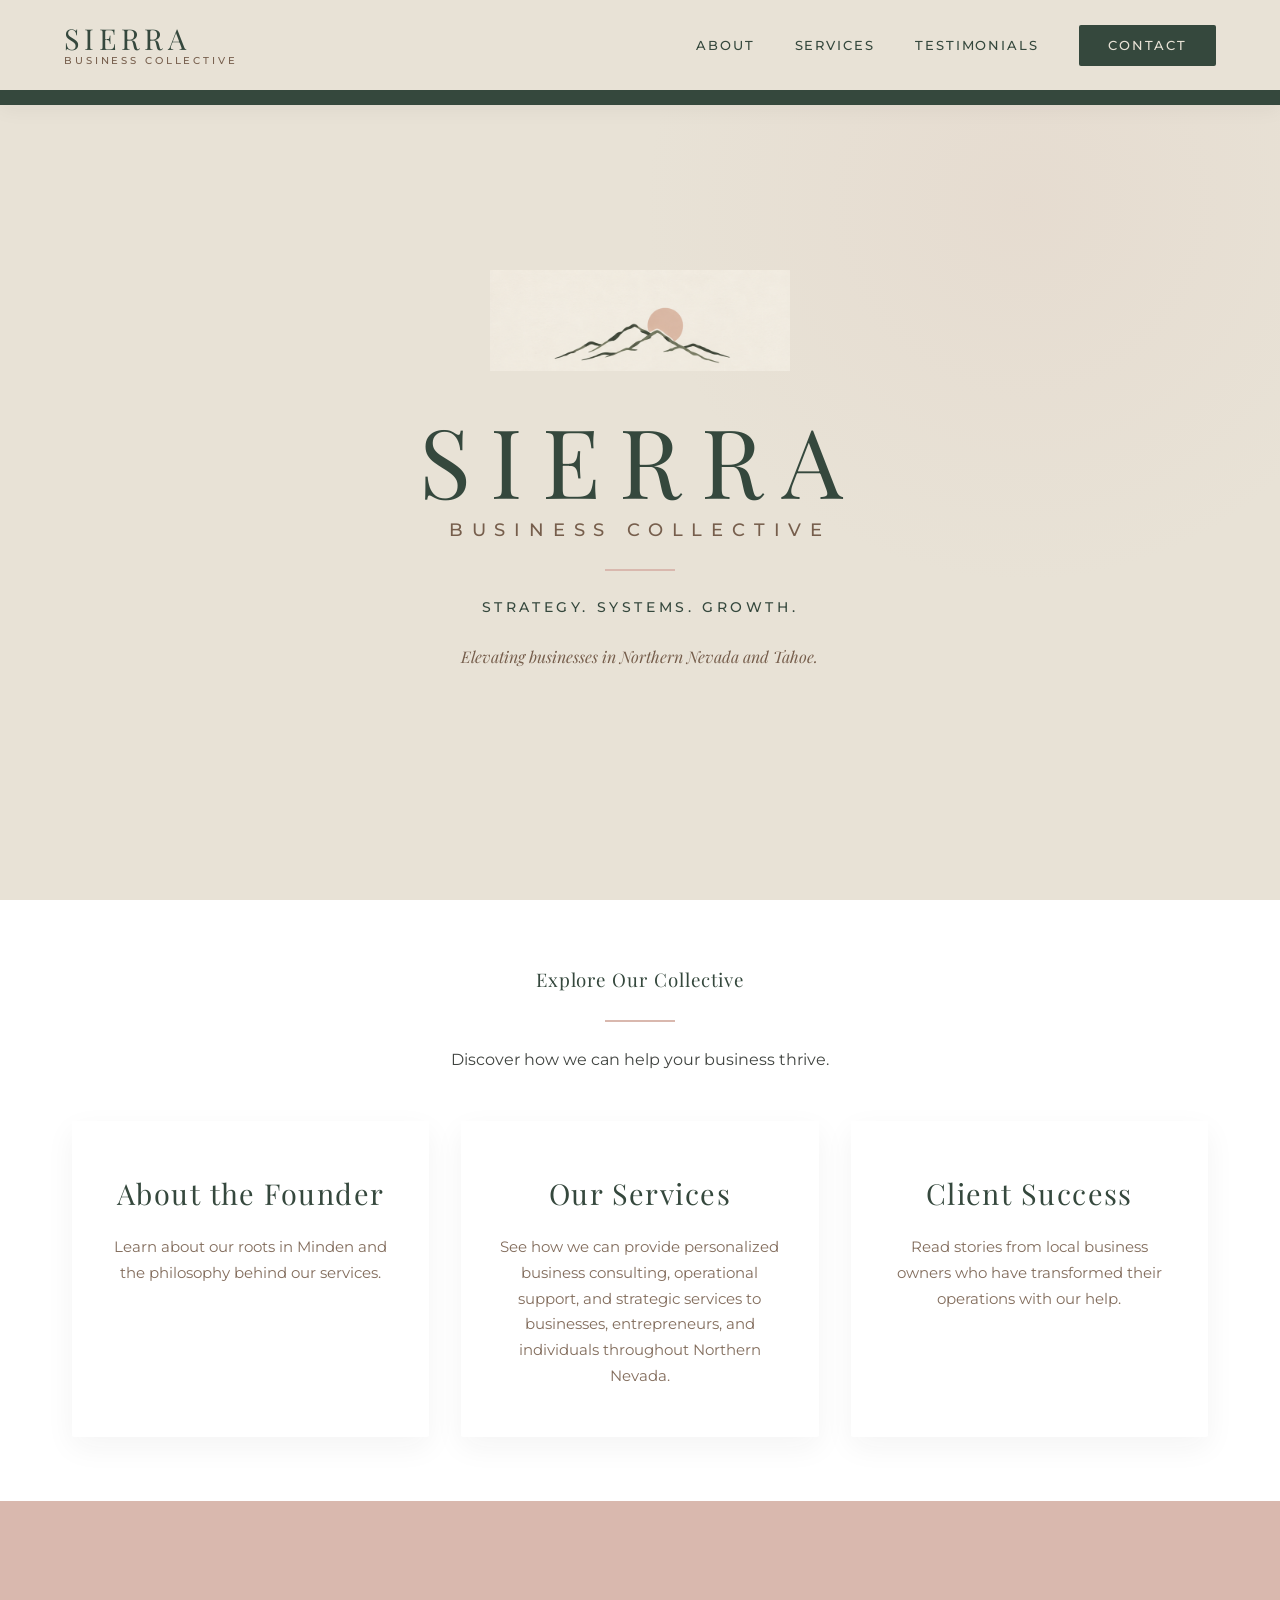
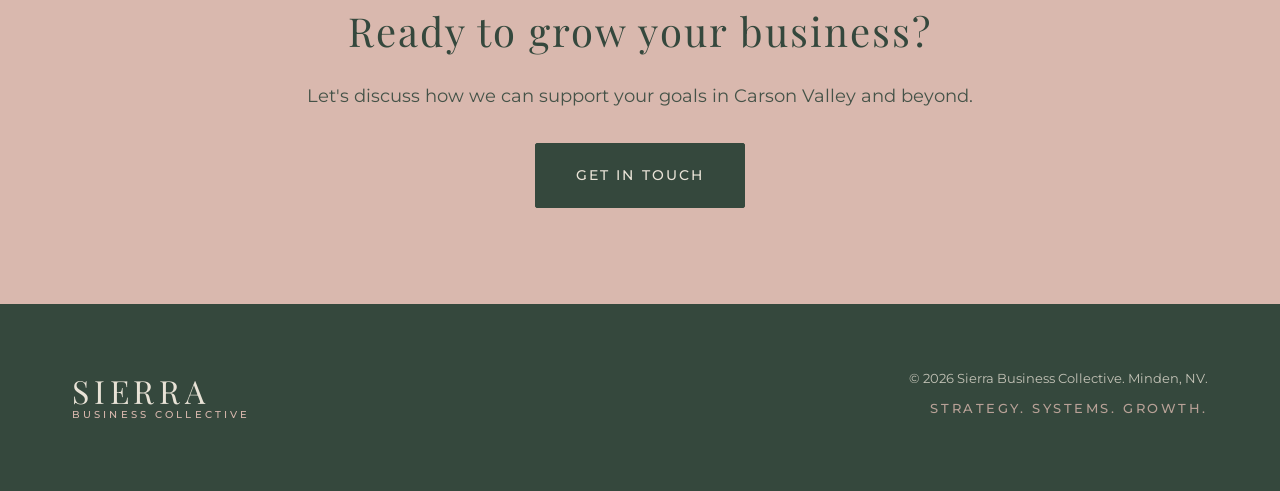
<file: index.html>
<!DOCTYPE html>
<html lang="en">
<head>
    <meta charset="UTF-8">
    <meta name="viewport" content="width=device-width, initial-scale=1.0">
    <title>Sierra Business Collective | Minden, NV</title>
    <link rel="stylesheet" href="style.css">
    <link rel="preconnect" href="https://fonts.googleapis.com">
    <link rel="preconnect" href="https://fonts.gstatic.com" crossorigin>
    <link href="https://fonts.googleapis.com/css2?family=Montserrat:wght@300;400;500&family=Playfair+Display:ital,wght@0,400;0,600;1,400&display=swap" rel="stylesheet">
    <script src="script.js" defer></script>
</head>
<body>

    <nav class="navbar">
        <a href="index.html" class="brand-logo">
            <span class="logo-main">SIERRA</span>
            <span class="logo-sub">BUSINESS COLLECTIVE</span>
        </a>
        <button class="menu-toggle" type="button" aria-label="Open navigation menu" aria-expanded="false" aria-controls="site-navigation">
            <span></span><span></span><span></span>
        </button>
        <ul class="nav-links" id="site-navigation">
            <li><a href="about.html">About</a></li>
            <li><a href="services.html">Services</a></li>
            <li><a href="testimonials.html">Testimonials</a></li>
            <li><a href="contact.html" class="btn-nav">Contact</a></li>
        </ul>
    </nav>

    <header class="hero">
        <div class="hero-bg-accent"></div>
        <div class="hero-content">
            <img class="brand-svg" src="images/logo.png" alt="Sierra Business Collective logo">
            
            <h1 class="hero-title">SIERRA</h1>
            <h2 class="hero-subtitle">BUSINESS COLLECTIVE</h2>
            <div class="brand-divider center"></div>
            <p class="hero-tagline">STRATEGY. SYSTEMS. GROWTH.</p>
            <p class="hero-location">Elevating businesses in Northern Nevada and Tahoe.</p>
        </div>
    </header>

    <main>
        <!-- Hub Section -->
        <section class="section bg-white">
            <div class="container">
                <div class="section-header text-center">
                    <h3>Explore Our Collective</h3>
                    <div class="brand-divider center"></div>
                    <p>Discover how we can help your business thrive.</p>
                </div>
                
                <div class="hub-grid">
                    <a href="about.html" class="hub-card">
                        <h4>About the Founder</h4>
                        <p>Learn about our roots in Minden and the philosophy behind our services.</p>
                    </a>
                    <a href="services.html" class="hub-card">
                        <h4>Our Services</h4>
                        <p>See how we can provide personalized business consulting, operational support, and strategic services to businesses, entrepreneurs, and individuals throughout Northern Nevada.</p>
                    </a>
                    <a href="testimonials.html" class="hub-card">
                        <h4>Client Success</h4>
                        <p>Read stories from local business owners who have transformed their operations with our help.</p>
                    </a>
                </div>
            </div>
        </section>

        <!-- CTA Section -->
        <section class="cta-section">
            <div class="cta-content">
                <h3>Ready to grow your business?</h3>
                <p>Let's discuss how we can support your goals in Carson Valley and beyond.</p>
                <a href="contact.html" class="btn-primary">Get In Touch</a>
            </div>
        </section>
    </main>

    <footer>
        <div class="container footer-content">
            <div class="footer-brand">
                <span class="logo-main">SIERRA</span>
                <span class="logo-sub">BUSINESS COLLECTIVE</span>
            </div>
            <div class="footer-links">
                <p>&copy; 2026 Sierra Business Collective. Minden, NV.</p>
                <p class="footer-tagline">STRATEGY. SYSTEMS. GROWTH.</p>
            </div>
        </div>
    </footer>

</body>
</html>
</file>
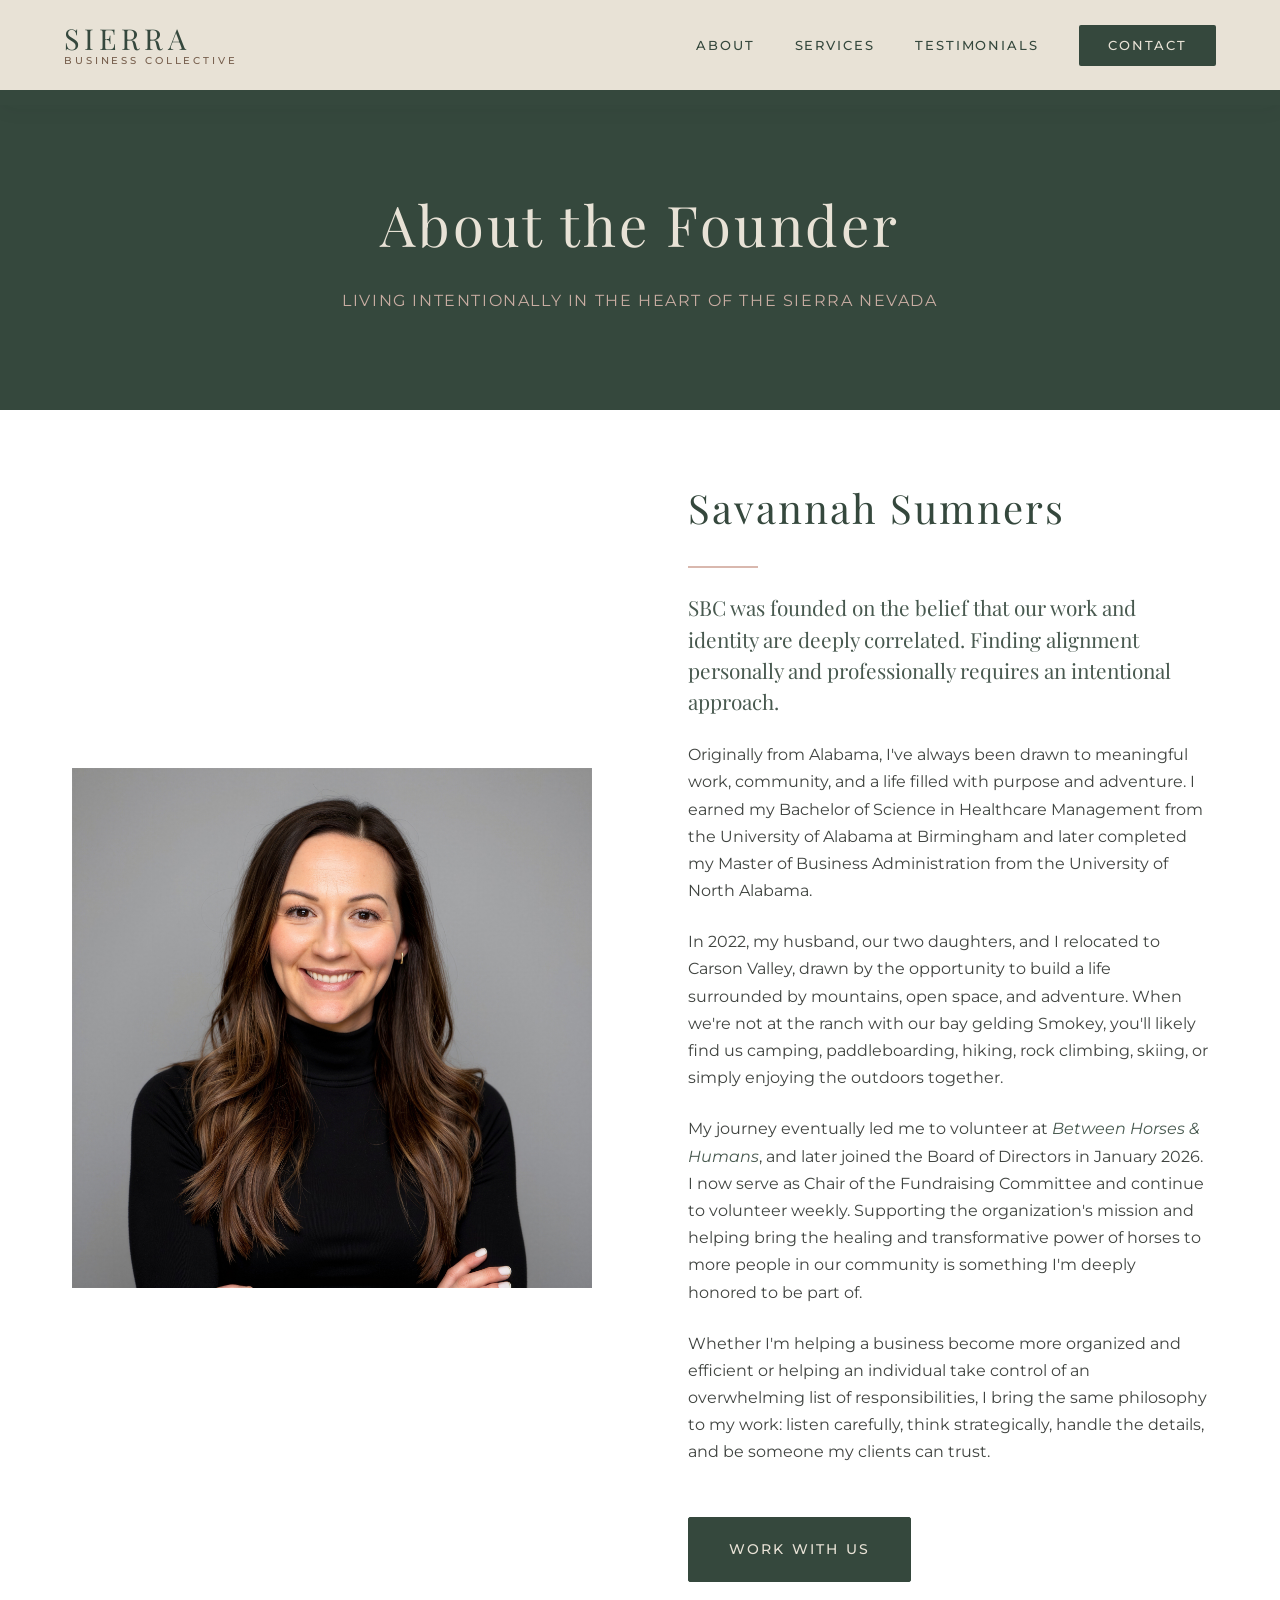
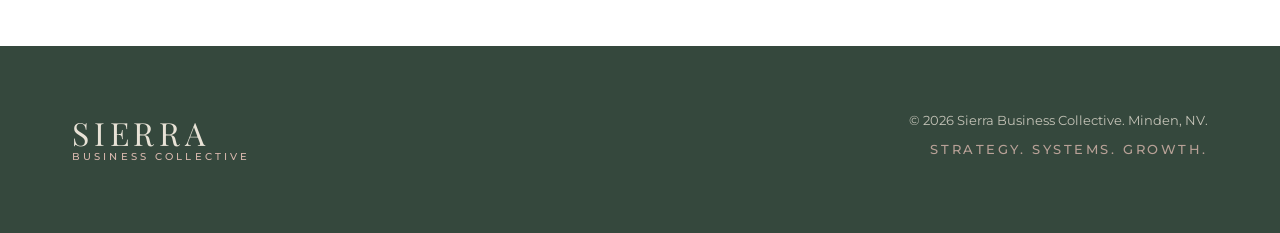
<file: about.html>
<!DOCTYPE html>
<html lang="en">
<head>
    <meta charset="UTF-8">
    <meta name="viewport" content="width=device-width, initial-scale=1.0">
    <title>About the Founder | Sierra Business Collective</title>
    <link rel="stylesheet" href="style.css">
    <link rel="preconnect" href="https://fonts.googleapis.com">
    <link rel="preconnect" href="https://fonts.gstatic.com" crossorigin>
    <link href="https://fonts.googleapis.com/css2?family=Montserrat:wght@300;400;500&family=Playfair+Display:ital,wght@0,400;0,600;1,400&display=swap" rel="stylesheet">
    <script src="script.js" defer></script>
</head>
<body>

    <nav class="navbar">
        <a href="index.html" class="brand-logo">
            <span class="logo-main">SIERRA</span>
            <span class="logo-sub">BUSINESS COLLECTIVE</span>
        </a>
        <button class="menu-toggle" type="button" aria-label="Open navigation menu" aria-expanded="false" aria-controls="site-navigation">
            <span></span><span></span><span></span>
        </button>
        <ul class="nav-links" id="site-navigation">
            <li><a href="about.html">About</a></li>
            <li><a href="services.html">Services</a></li>
            <li><a href="testimonials.html">Testimonials</a></li>
            <li><a href="contact.html" class="btn-nav">Contact</a></li>
        </ul>
    </nav>

    <header class="page-header">
        <h2>About the Founder</h2>
        <p>Living Intentionally in the Heart of the Sierra Nevada</p>
    </header>

    <main>
        <section class="section bg-white">
            <div class="container split-layout">
                <div class="image-wrapper">
                    <div class="image-accent"></div>
                    <! headshot later, but for now, use a placeholder image. >
                    <img class="founder-image" src="./images/Headshot.01.jpeg" alt="Founder Name">
                </div>
                <div class="text-content">
                    <h3>Savannah Sumners</h3>
                    <div class="brand-divider left"></div>
                    <p class="lead">SBC was founded on the belief that our work and identity are deeply correlated. Finding alignment personally and professionally requires an intentional approach.</p>
                    <p>Originally from Alabama, I've always been drawn to meaningful work, community, and a life filled with purpose and adventure. I earned my Bachelor of Science in Healthcare Management from the University of Alabama at Birmingham and later completed my Master of Business Administration from the University of North Alabama.</p>
                    <p>In 2022, my husband, our two daughters, and I relocated to Carson Valley, drawn by the opportunity to build a life surrounded by mountains, open space, and adventure. When we're not at the ranch with our bay gelding Smokey, you'll likely find us camping, paddleboarding, hiking, rock climbing, skiing, or simply enjoying the outdoors together.</p>
                    <p>My journey eventually led me to volunteer at <a href="https://betweenhorsesandhumans.org/" style="font-style: italic; color:#35483D;" target="_blank" rel="noopener">Between Horses & Humans</a>, and later joined the Board of Directors in January 2026. I now serve as Chair of the Fundraising Committee and continue to volunteer weekly. Supporting the organization's mission and helping bring the healing and transformative power of horses to more people in our community is something I'm deeply honored to be part of.</p>
                    <p>Whether I'm helping a business become more organized and efficient or helping an individual take control of an overwhelming list of responsibilities, I bring the same philosophy to my work: listen carefully, think strategically, handle the details, and be someone my clients can trust.</p>
                    <br>
                    <a href="contact.html" class="btn-primary">Work With Us</a>
                </div>
            </div>
        </section>
    </main>

    <footer>
        <div class="container footer-content">
            <div class="footer-brand">
                <span class="logo-main">SIERRA</span>
                <span class="logo-sub">BUSINESS COLLECTIVE</span>
            </div>
            <div class="footer-links">
                <p>&copy; 2026 Sierra Business Collective. Minden, NV.</p>
                <p class="footer-tagline">STRATEGY. SYSTEMS. GROWTH.</p>
            </div>
        </div>
    </footer>

</body>
</html>
</file>
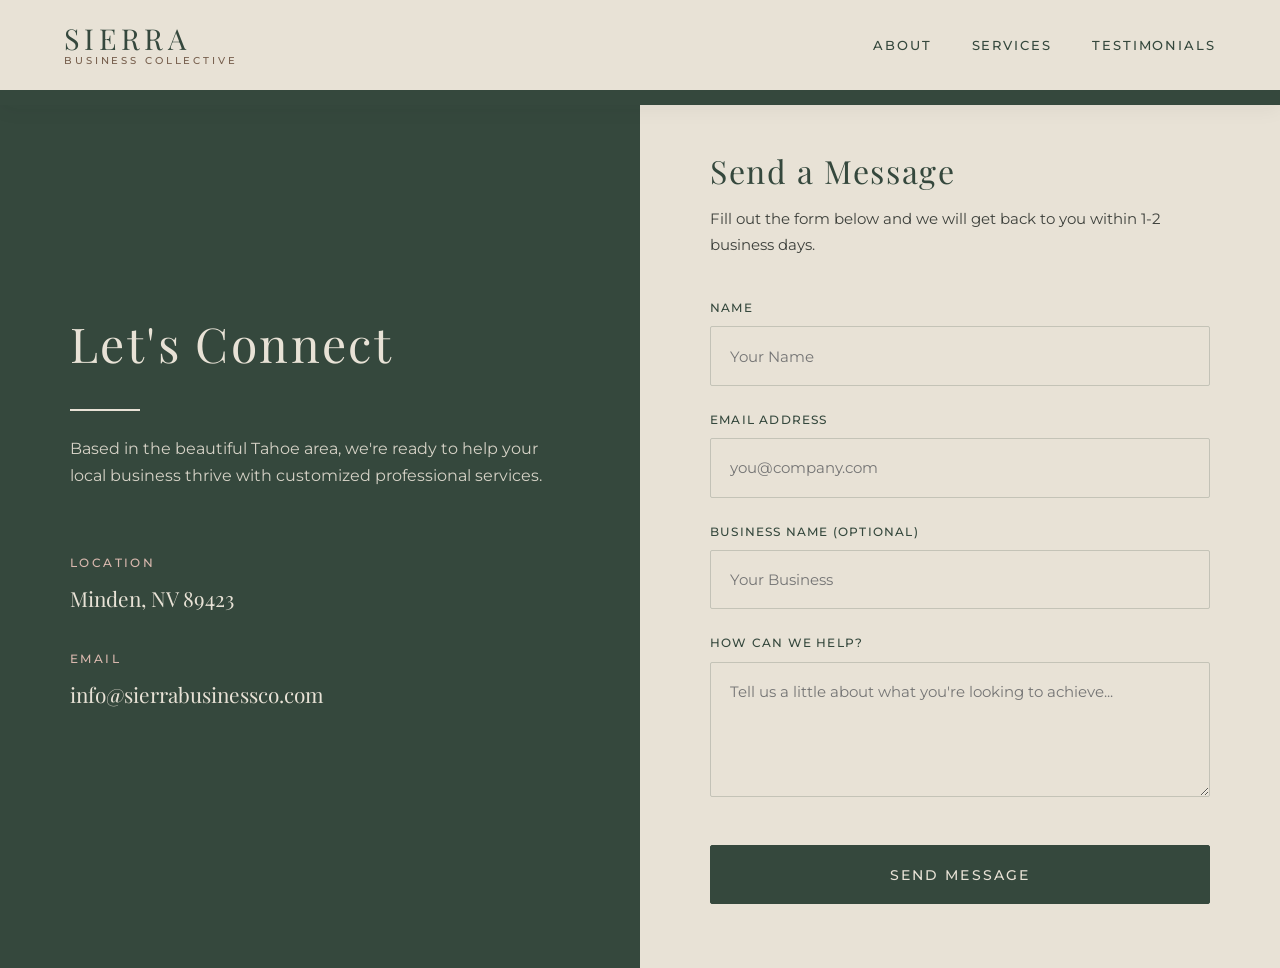
<file: contact.html>
<!DOCTYPE html>
<html lang="en">
<head>
    <meta charset="UTF-8">
    <meta name="viewport" content="width=device-width, initial-scale=1.0">
    <title>Contact Us | Sierra Business Collective</title>
    <link rel="stylesheet" href="style.css">
    <link rel="preconnect" href="https://fonts.googleapis.com">
    <link rel="preconnect" href="https://fonts.gstatic.com" crossorigin>
    <link href="https://fonts.googleapis.com/css2?family=Montserrat:wght@300;400;500&family=Playfair+Display:ital,wght@0,400;0,600;1,400&display=swap" rel="stylesheet">
    <script src="script.js" defer></script>
</head>
<body>

    <nav class="navbar">
        <a href="index.html" class="brand-logo">
            <span class="logo-main">SIERRA</span>
            <span class="logo-sub">BUSINESS COLLECTIVE</span>
        </a>
        <button class="menu-toggle" type="button" aria-label="Open navigation menu" aria-expanded="false" aria-controls="site-navigation">
            <span></span><span></span><span></span>
        </button>
        <ul class="nav-links" id="site-navigation">
            <li><a href="about.html">About</a></li>
            <li><a href="services.html">Services</a></li>
            <li><a href="testimonials.html">Testimonials</a></li>
        </ul>
    </nav>

    <main class="contact-main">
        <div class="contact-split">
            
            <div class="contact-info bg-forest">
                <div class="contact-info-content">
                    <h3 class="text-light">Let's Connect</h3>
                    <div class="brand-divider light left"></div>
                    <p class="text-light">Based in the beautiful Tahoe area, we're ready to help your local business thrive with customized professional services.</p>
                    
                    <div class="contact-details">
                        <div class="detail-item">
                            <span class="detail-label">LOCATION</span>
                            <span class="detail-value text-light">Minden, NV 89423</span>
                        </div>
                        <div class="detail-item">
                            <span class="detail-label">EMAIL</span>
                            <span class="detail-value text-light">info@sierrabusinessco.com</span>
                        </div>
                    </div>
                </div>
            </div>

            <div class="contact-form-wrapper bg-sand">
                <div class="contact-form-content">
                    <h4>Send a Message</h4>
                    <p>Fill out the form below and we will get back to you within 1-2 business days.</p>
                    
                    <!-- FORMSUBMIT: Replace the email below with your actual email address -->
                    <form action="https://formsubmit.co/info@sierrabusinessco.com" method="POST" class="contact-form">
                        
                        <input type="hidden" name="_subject" value="New Inquiry from Sierra Business Collective Website!">
                        <input type="hidden" name="_captcha" value="false">
                        <input type="hidden" name="_next" value="https://www.sierrabusinessco.com/index.html"> 

                        <div class="form-group">
                            <label for="name">Name</label>
                            <input type="text" id="name" name="name" required placeholder="Your Name">
                        </div>

                        <div class="form-group">
                            <label for="email">Email Address</label>
                            <input type="email" id="email" name="email" required placeholder="you@company.com">
                        </div>

                        <div class="form-group">
                            <label for="company">Business Name (Optional)</label>
                            <input type="text" id="company" name="company" placeholder="Your Business">
                        </div>

                        <div class="form-group">
                            <label for="message">How can we help?</label>
                            <textarea id="message" name="message" rows="5" required placeholder="Tell us a little about what you're looking to achieve..."></textarea>
                        </div>

                        <button type="submit" class="btn-primary form-btn">Send Message</button>
                    </form>
                </div>
            </div>

        </div>
    </main>

</body>
</html>
</file>
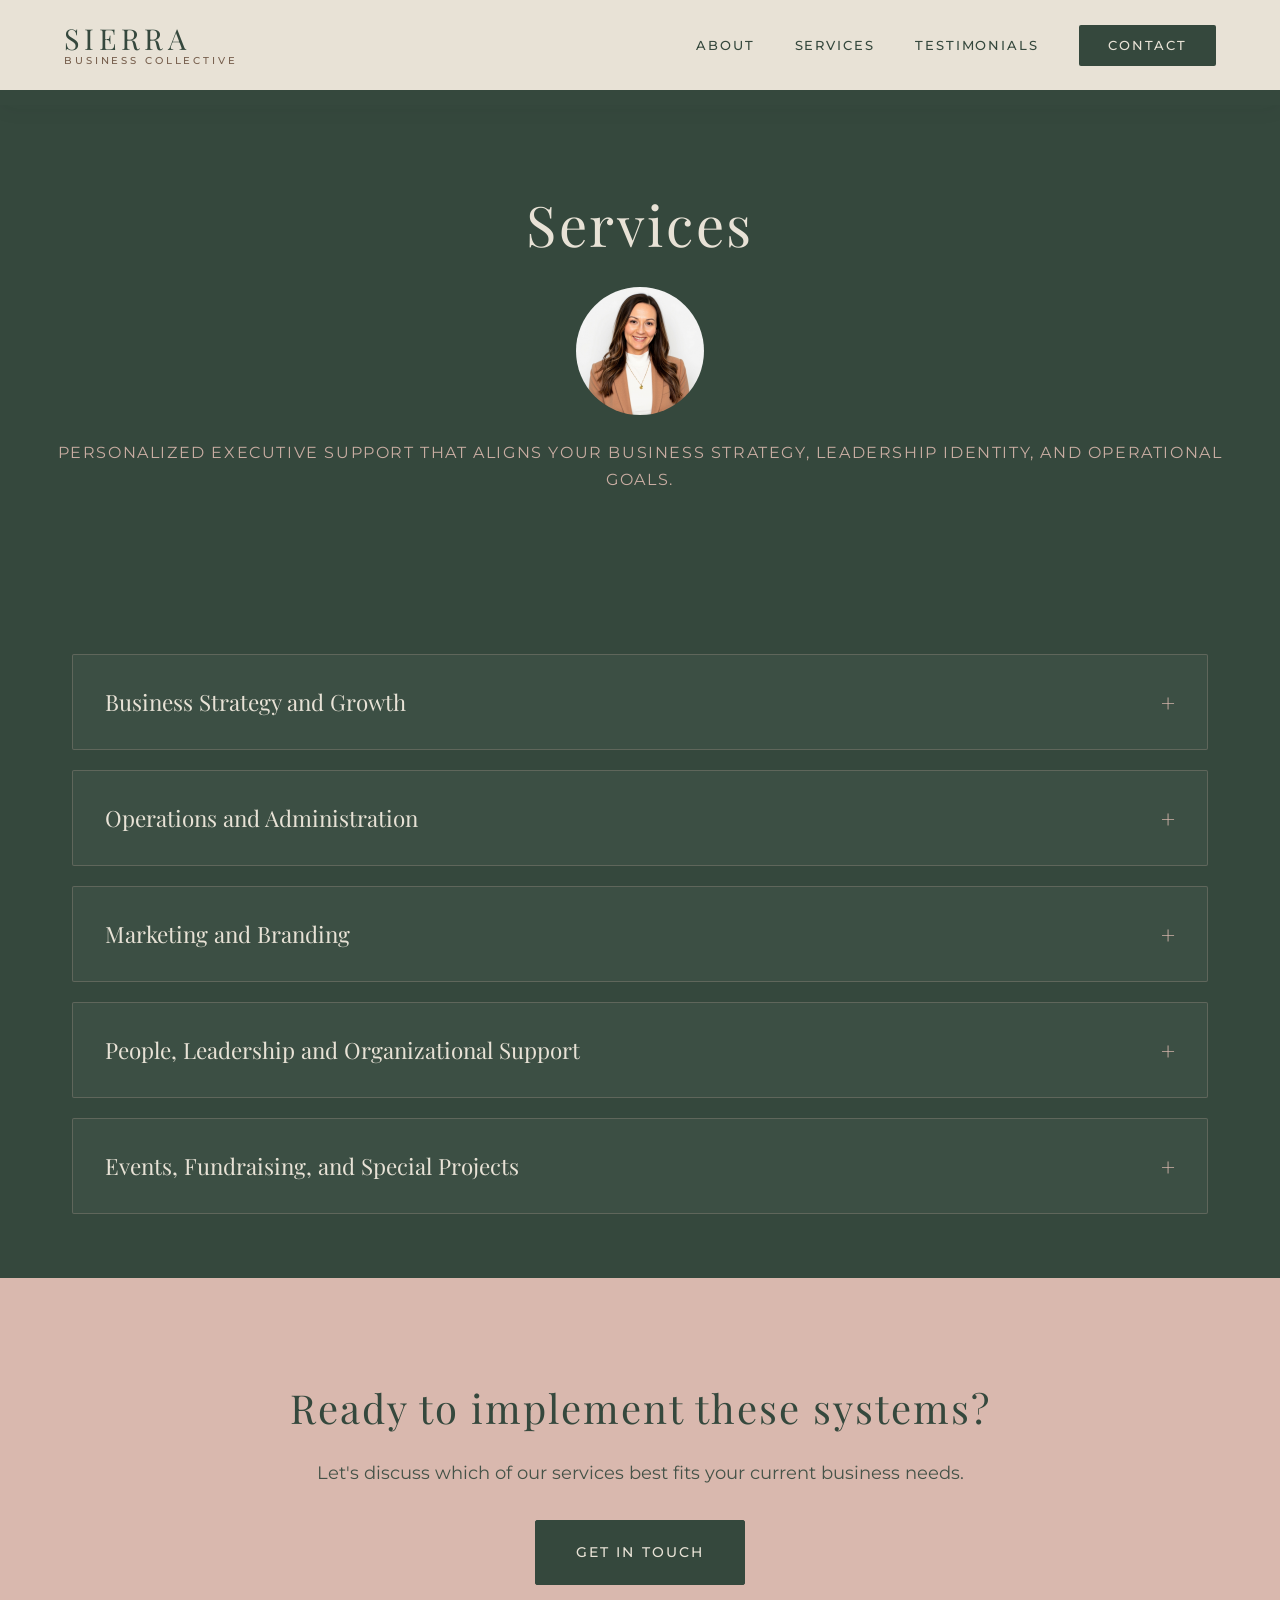
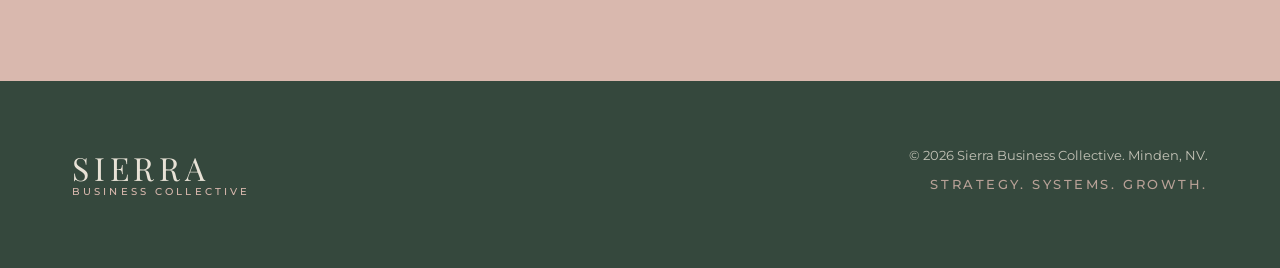
<file: services.html>
<!DOCTYPE html>
<html lang="en">
<head>
    <meta charset="UTF-8">
    <meta name="viewport" content="width=device-width, initial-scale=1.0">
    <title>Our Services | Sierra Business Collective</title>
    <link rel="stylesheet" href="style.css">
    <link rel="preconnect" href="https://fonts.googleapis.com">
    <link rel="preconnect" href="https://fonts.gstatic.com" crossorigin>
    <link href="https://fonts.googleapis.com/css2?family=Montserrat:wght@300;400;500&family=Playfair+Display:ital,wght@0,400;0,600;1,400&display=swap" rel="stylesheet">
    <script src="script.js" defer></script>
</head>
<body>

    <nav class="navbar">
        <a href="index.html" class="brand-logo">
            <span class="logo-main">SIERRA</span>
            <span class="logo-sub">BUSINESS COLLECTIVE</span>
        </a>
        <button class="menu-toggle" type="button" aria-label="Open navigation menu" aria-expanded="false" aria-controls="site-navigation">
            <span></span><span></span><span></span>
        </button>
        <ul class="nav-links" id="site-navigation">
            <li><a href="about.html">About</a></li>
            <li><a href="services.html">Services</a></li>
            <li><a href="testimonials.html">Testimonials</a></li>
            <li><a href="contact.html" class="btn-nav">Contact</a></li>
        </ul>
    </nav>

    <header class="page-header">
        <h2>Services</h2>
        <img class="page-header-headshot" src="./images/Headshot.04.jpeg" alt="Savannah Sumners">
        <p>Personalized executive support that aligns your business strategy, leadership identity, and operational goals.</p>
    </header>

    <main>
        <section class="section bg-forest">
            <div class="container">
                <div class="service-pillar-list">
                    <details class="service-pillar">
                        <summary>Business Strategy and Growth</summary>
                        <ul class="pillar-sublist">
                            <li>Business analysis and planning</li>
                            <li>Rebranding</li>
                            <li>Growth strategy</li>
                            <li>Business reorganization</li>
                            <li>Market analysis and positioning</li>
                            
                        </ul>
                    </details>

                    <details class="service-pillar">
                        <summary>Operations and Administration</summary>
                        <ul class="pillar-sublist">
                            <li>Administration, process, and workflow optimization</li>
                            <li>Contract and compliance management</li>
                            <li>Vendors, materials, and project coordination</li>
                            <li>Data organization, reporting, and integrity</li>

                        </ul>
                    </details>

                    <details class="service-pillar">
                        <summary>Marketing and Branding</summary>
                        <ul class="pillar-sublist">
                            <li>Brand development and rebranding</li>
                            <li>Website design and management</li>
                            <li>Content creation strategy</li>
                            <li>Customer communication and relationship management</li>
                            
                            
                        </ul>
                    </details>

                    <details class="service-pillar">
                        <summary>People, Leadership and Organizational Support</summary>
                        <ul class="pillar-sublist">
                            <li>Human resources support</li>
                            <li>Leadership support</li>
                            <li>Organization structure including job descriptions and development</li>
                            <li>Internal communication and collaboration</li>
                        </ul>
                    </details>

                    <details class="service-pillar">
                        <summary>Events, Fundraising, and Special Projects</summary>
                        <ul class="pillar-sublist">
                            <li>Event planning, coordination, and execution</li>
                            <li>Fundraising strategy, campaign management, and donor relations</li>
                            <li>Special projects</li>
                            <li>Community engagement and outreach</li>
                        </ul>
                    </details>

                    
                </div>
            </div>
        </section>

        <section class="cta-section">
            <div class="cta-content">
                <h3>Ready to implement these systems?</h3>
                <p>Let's discuss which of our services best fits your current business needs.</p>
                <a href="contact.html" class="btn-primary">Get In Touch</a>
            </div>
        </section>
    </main>

    <footer>
        <div class="container footer-content">
            <div class="footer-brand">
                <span class="logo-main">SIERRA</span>
                <span class="logo-sub">BUSINESS COLLECTIVE</span>
            </div>
            <div class="footer-links">
                <p>&copy; 2026 Sierra Business Collective. Minden, NV.</p>
                <p class="footer-tagline">STRATEGY. SYSTEMS. GROWTH.</p>
            </div>
        </div>
    </footer>

</body>
</html>
</file>
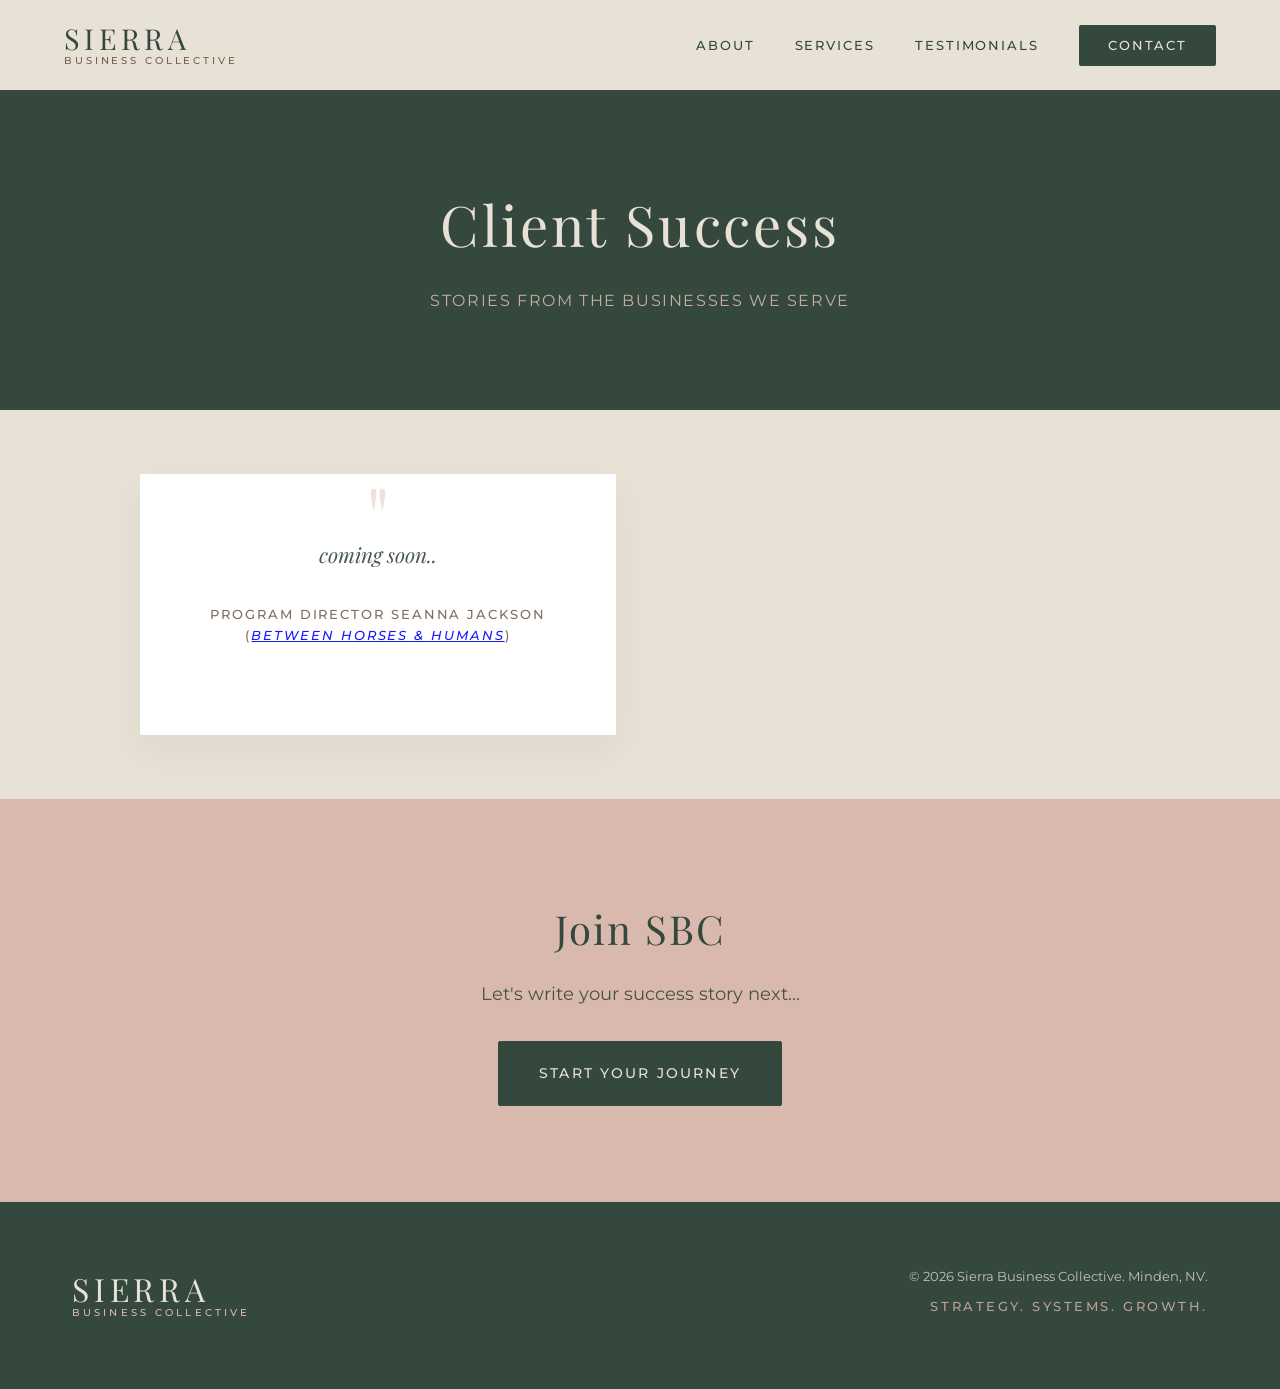
<file: testimonials.html>
<!DOCTYPE html>
<html lang="en">
<head>
    <meta charset="UTF-8">
    <meta name="viewport" content="width=device-width, initial-scale=1.0">
    <title>Testimonials | Sierra Business Collective</title>
    <link rel="stylesheet" href="style.css">
    <link rel="preconnect" href="https://fonts.googleapis.com">
    <link rel="preconnect" href="https://fonts.gstatic.com" crossorigin>
    <link href="https://fonts.googleapis.com/css2?family=Montserrat:wght@300;400;500&family=Playfair+Display:ital,wght@0,400;0,600;1,400&display=swap" rel="stylesheet">
    <script src="script.js" defer></script>
</head>
<body>

    <nav class="navbar">
        <a href="index.html" class="brand-logo">
            <span class="logo-main">SIERRA</span>
            <span class="logo-sub">BUSINESS COLLECTIVE</span>
        </a>
        <button class="menu-toggle" type="button" aria-label="Open navigation menu" aria-expanded="false" aria-controls="site-navigation">
            <span></span><span></span><span></span>
        </button>
        <ul class="nav-links" id="site-navigation">
            <li><a href="about.html">About</a></li>
            <li><a href="services.html">Services</a></li>
            <li><a href="testimonials.html">Testimonials</a></li>
            <li><a href="contact.html" class="btn-nav">Contact</a></li>
        </ul>
    </nav>

    <header class="page-header">
        <h2>Client Success</h2>
        <p>Stories from the Businesses We Serve</p>
    </header>

    <main>
        <section class="section bg-sand">
            <div class="container">
                <div class="testimonial-grid">
                    <div class="testimonial-card">
                        <div class="quote-mark">"</div>
                        <p class="quote">coming soon..</p>
                        <p class="author">Program Director Seanna Jackson (<a href="https://betweenhorsesandhumans.org/" style="font-style: italic; color:blue; text-decoration: underline;" target="_blank" rel="noopener">Between Horses & Humans</a>)</p>
                    </div>
                    <!--<div class="testimonial-card">
                        <div class="quote-mark">"</div>
                         <p class="quote">"-"</p>
                        <p class="author">-</p>
                    </div>
                    <div class="testimonial-card">
                        <div class="quote-mark">"</div>
                        <p class="quote">"-"</p>
                        <p class="author">-</p>
                    </div>-->
                </div>
            </div>
        </section>

        <section class="cta-section">
            <div class="cta-content">
                <h3>Join SBC</h3>
                <p>Let's write your success story next...</p>
                <a href="contact.html" class="btn-primary">Start Your Journey</a>
            </div>
        </section>
    </main>

    <footer>
        <div class="container footer-content">
            <div class="footer-brand">
                <span class="logo-main">SIERRA</span>
                <span class="logo-sub">BUSINESS COLLECTIVE</span>
            </div>
            <div class="footer-links">
                <p>&copy; 2026 Sierra Business Collective. Minden, NV.</p>
                <p class="footer-tagline">STRATEGY. SYSTEMS. GROWTH.</p>
            </div>
        </div>
    </footer>

</body>
</html>
</file>
<file: style.css>
/* --- BRAND VARIABLES --- */
:root {
    --forest-green: #35483D;
    --warm-brown: #765E4C;
    --dusty-pink: #D9B8AE;
    --sand-beige: #E8E2D6;
    --charcoal: #2C302C;
    --sage: #A5AD96;
    --white: #FFFFFF;
    
    --font-heading: 'Playfair Display', serif;
    --font-body: 'Montserrat', sans-serif;
}

/* --- RESET & GLOBAL --- */
* { margin: 0; padding: 0; box-sizing: border-box; }
html { scroll-behavior: smooth; }
body {
    font-family: var(--font-body);
    color: var(--charcoal);
    background-color: var(--sand-beige);
    line-height: 1.7;
    -webkit-font-smoothing: antialiased;
    overflow-x: hidden;
}

h1, h2, h3, h4 { font-family: var(--font-heading); font-weight: 400; color: var(--forest-green); letter-spacing: 0.05em; }
p { font-weight: 400; font-size: 1rem; margin-bottom: 1.5rem; color: var(--charcoal); opacity: 0.9; }
a { text-decoration: none; color: inherit; transition: all 0.4s cubic-bezier(0.25, 1, 0.5, 1); }
.container { max-width: 1200px; margin: 0 auto; padding: 0 2rem; }

/* --- UTILITY CLASSES --- */
.section { padding: 4rem 0; }
.bg-sand { background-color: var(--sand-beige); }
.bg-forest { background-color: var(--forest-green); }
.bg-white { background-color: var(--white); }
.bg-sage { background-color: var(--sage); }
.bg-pink { background-color: var(--dusty-pink); }
.text-light, .text-light h3, .text-light p { color: var(--sand-beige) !important; }
.text-center { text-align: center; }

/* --- BRAND DIVIDER --- */
.brand-divider { width: 70px; height: 2px; background-color: var(--dusty-pink); margin: 1.5rem 0; }
.brand-divider.center { margin: 1.5rem auto; }
.brand-divider.light { background-color: var(--sand-beige); }

/* --- NAVIGATION --- */
.navbar {
    display: flex; justify-content: space-between; align-items: center;
    padding: 1.5rem 4rem; background-color: var(--sand-beige);
    border-bottom: 15px solid var(--forest-green);
    position: fixed; width: 100%; top: 0; z-index: 1000;
    box-shadow: 0 4px 20px rgba(44, 48, 44, 0.05);
}
.brand-logo { display: flex; flex-direction: column; line-height: 1; }
.logo-main { font-family: var(--font-heading); font-size: 1.8rem; letter-spacing: 0.15em; color: var(--forest-green); }
.logo-sub { font-family: var(--font-body); font-size: 0.6rem; letter-spacing: 0.3em; font-weight: 500; color: var(--warm-brown); margin-top: 0.2rem; }

.nav-links { list-style: none; display: flex; gap: 2.5rem; align-items: center; }
.menu-toggle {
    display: none;
    width: 44px;
    height: 44px;
    padding: 10px;
    border: 1px solid var(--forest-green);
    background: transparent;
    color: var(--forest-green);
    cursor: pointer;
}
.menu-toggle span {
    display: block;
    height: 2px;
    margin: 4px 0;
    background: currentColor;
    transition: transform 0.2s ease, opacity 0.2s ease;
}
.menu-toggle[aria-expanded="true"] span:first-child { transform: translateY(6px) rotate(45deg); }
.menu-toggle[aria-expanded="true"] span:nth-child(2) { opacity: 0; }
.menu-toggle[aria-expanded="true"] span:last-child { transform: translateY(-6px) rotate(-45deg); }
.nav-links a { font-size: 0.8rem; text-transform: uppercase; letter-spacing: 0.15em; font-weight: 500; color: var(--forest-green); position: relative; }
.nav-links a::after { content: ''; position: absolute; width: 0; height: 1px; bottom: -4px; left: 0; background-color: var(--dusty-pink); transition: width 0.3s ease; }
.nav-links a:hover::after { width: 100%; }
.btn-nav { background-color: var(--forest-green); color: var(--sand-beige) !important; padding: 0.8rem 1.8rem; border-radius: 2px; }
.btn-nav:hover { background-color: var(--warm-brown); }
.btn-nav::after { display: none; }

/* --- PAGE HEADERS (For interior pages) --- */
.page-header {
    margin-top: 80px; /* Account for fixed navbar */
    padding: 6rem 2rem;
    text-align: center;
    background-color: var(--forest-green);
}
.page-header h2 { color: var(--sand-beige); font-size: 3.5rem; margin-bottom: 1rem; }
.page-header-headshot { display: block; width: 128px; height: 128px; margin: 1rem auto 1.5rem; object-fit: cover; border-radius: 50%; }
.page-header p { color: var(--dusty-pink); font-size: 1rem; letter-spacing: 0.1em; text-transform: uppercase; margin-bottom: 0; }

/* --- BUTTONS --- */
.btn-primary {
    display: inline-block; background-color: var(--forest-green); color: var(--sand-beige);
    padding: 1.2rem 2.5rem; font-size: 0.9rem; text-transform: uppercase;
    letter-spacing: 0.15em; font-weight: 500; border-radius: 2px; border: 1px solid var(--forest-green);
}
.btn-primary:hover { background-color: transparent; color: var(--forest-green); }
.btn-primary.light-btn { background-color: var(--sand-beige); color: var(--forest-green); border-color: var(--sand-beige); }
.btn-primary.light-btn:hover { background-color: transparent; color: var(--sand-beige); }

/* --- HERO SECTION (Index) --- */
.hero {
    height: 100vh; display: flex; align-items: center; justify-content: center;
    text-align: center; background-color: var(--sand-beige);
    position: relative; padding-top: 80px; overflow: hidden;
    
}
.hero-bg-accent {
    position: absolute; top: -20%; right: -10%; width: 60vw; height: 60vw;
    background: radial-gradient(circle, rgba(217, 184, 174, 0.15) 0%, rgba(232, 226, 214, 0) 70%);
    border-radius: 50%; z-index: 0;
}
.hero-content { position: relative; z-index: 1; max-width: 800px; padding: 0 2rem; }
.brand-svg { width: 300px; margin-bottom: 2rem; animation: fadeInDown 1s ease-out; }
.hero-title { font-size: 6rem; letter-spacing: 0.2em; line-height: 1; margin-bottom: 0.5rem; color: var(--forest-green); animation: fadeInUp 1s ease-out 0.2s both; }
.hero-subtitle { font-family: var(--font-body); font-size: 1.1rem; letter-spacing: 0.5em; font-weight: 500; color: var(--warm-brown); animation: fadeInUp 1s ease-out 0.4s both; }
.hero-tagline { font-size: 0.9rem; letter-spacing: 0.25em; margin-top: 1.5rem; color: var(--forest-green); font-weight: 500; animation: fadeInUp 1s ease-out 0.6s both; }
.hero-location { font-style: italic; font-family: var(--font-heading); font-size: 1rem; margin-top: 1.5rem; margin-bottom: 2.5rem; color: var(--warm-brown); animation: fadeInUp 1s ease-out 0.8s both; }

/* --- HUB LINKS (Index Page) --- */
.hub-grid { display: grid; grid-template-columns: repeat(auto-fit, minmax(300px, 1fr)); gap: 2rem; margin-top: 3rem; }
.hub-card {
    background-color: var(--white); padding: 3rem 2rem; border-radius: 2px;
    text-align: center; box-shadow: 0 10px 30px rgba(44, 48, 44, 0.05);
    transition: transform 0.4s ease, box-shadow 0.4s ease;
    display: block;
}
.hub-card:hover { transform: translateY(-10px); box-shadow: 0 20px 40px rgba(44, 48, 44, 0.1); }
.hub-card h4 { font-size: 1.8rem; margin-bottom: 1rem; color: var(--forest-green); }
.hub-card p { font-size: 0.95rem; margin-bottom: 0; color: var(--warm-brown); }

/* --- SPLIT LAYOUT (About) --- */
.split-layout { display: grid; grid-template-columns: 1fr 1fr; gap: 6rem; align-items: center; }
.image-wrapper { position: relative; }
.founder-image { display: block; width: 100%; height: auto; }
.image-placeholder {
    width: 100%; height: 500px; display: flex; align-items: center; justify-content: center;
    color: var(--forest-green); font-family: var(--font-heading); font-size: 1.5rem; border-radius: 2px;
}
.image-accent { position: absolute; top: -20px; left: -20px; width: 100%; height: 100%; border: 2px solid var(--dusty-pink); z-index: -1; border-radius: 2px; }
.text-content h3 { font-size: 2.5rem; margin-bottom: 1rem; }
.lead { font-family: var(--font-heading); font-size: 1.3rem; color: var(--forest-green); line-height: 1.5; margin-bottom: 1.5rem; }

/* --- SERVICES PILLARS --- */
.service-pillar-list { display: grid; gap: 1.25rem; }
.service-pillar {
    background-color: rgba(255, 255, 255, 0.04);
    border: 1px solid rgba(217, 184, 174, 0.22);
    border-radius: 2px;
    overflow: hidden;
    transition: all 0.3s ease;
}
.service-pillar:hover { background-color: rgba(255, 255, 255, 0.06); }
.service-pillar summary {
    list-style: none;
    cursor: pointer;
    padding: 1.75rem 2rem;
    font-family: var(--font-heading);
    font-size: clamp(1.4rem, 1.5vw, 1.5rem);
    color: var(--sand-beige);
    position: relative;
    display: flex;
    align-items: center;
    justify-content: space-between;
    gap: 1rem;
}
.service-pillar summary::-webkit-details-marker { display: none; }
.service-pillar summary::after {
    content: '+';
    font-size: 1.5rem;
    line-height: 1;
    color: var(--dusty-pink);
    transition: transform 0.3s ease;
}
.service-pillar[open] summary::after { transform: rotate(45deg); }
.service-pillar[open] summary {
    border-bottom: 1px solid rgba(217, 184, 174, 0.2);
}
.pillar-sublist {
    list-style: disc;
    margin: 0;
    padding: 1.5rem 2rem 1.75rem 3.25rem;
    color: var(--sage);
}
.pillar-sublist li {
    margin-bottom: 0.8rem;
    line-height: 1.7;
    color: var(--sage);
}
.pillar-sublist li:last-child { margin-bottom: 0; }

/* --- TESTIMONIALS --- */
.testimonial-grid { display: grid; grid-template-columns: 1fr 1fr; gap: 3rem; max-width: 1000px; margin: 0 auto; }
.testimonial-card { background-color: var(--white); padding: 4rem 3rem; border-radius: 2px; box-shadow: 0 15px 40px rgba(44, 48, 44, 0.05); position: relative; text-align: center; }
.quote-mark { font-family: var(--font-heading); font-size: 5rem; color: var(--dusty-pink); line-height: 0; position: absolute; top: 40px; left: 50%; transform: translateX(-50%); opacity: 0.4; }
.quote { font-family: var(--font-heading); font-size: 1.3rem; font-style: italic; color: var(--forest-green); line-height: 1.6; margin-bottom: 2rem; position: relative; z-index: 1; }
.author { font-size: 0.8rem; text-transform: uppercase; letter-spacing: 0.15em; color: var(--warm-brown); font-weight: 500; }

/* --- CTA SECTION --- */
.cta-section { background-color: var(--dusty-pink); padding: 6rem 2rem; text-align: center; }
.cta-content h3 { font-size: 2.5rem; color: var(--forest-green); margin-bottom: 1rem; }
.cta-content p { color: var(--forest-green); margin-bottom: 2rem; font-size: 1.1rem; }

/* --- CONTACT PAGE --- */
.contact-main { min-height: 100vh; display: flex; padding-top: 80px; }
.contact-split { display: grid; grid-template-columns: 1fr 1fr; width: 100%; }
.contact-info { display: flex; align-items: center; justify-content: center; padding: 4rem; }
.contact-info-content { max-width: 500px; }
.contact-info h3 { font-size: 3rem; margin-bottom: 1rem; }
.contact-details { margin-top: 4rem; }
.detail-item { margin-bottom: 2rem; }
.detail-label { display: block; font-size: 0.75rem; letter-spacing: 0.2em; color: var(--dusty-pink); margin-bottom: 0.5rem; font-weight: 500; }
.detail-value { font-family: var(--font-heading); font-size: 1.3rem; }
.contact-form-wrapper { display: flex; align-items: center; justify-content: center; padding: 4rem; }
.contact-form-content { width: 100%; max-width: 500px; }
.contact-form-content h4 { font-size: 2rem; margin-bottom: 0.5rem; }
.contact-form-content > p { margin-bottom: 2.5rem; font-size: 0.95rem; }
.form-group { margin-bottom: 1.5rem; }
.contact-form label { display: block; font-size: 0.75rem; font-weight: 500; text-transform: uppercase; letter-spacing: 0.1em; margin-bottom: 0.5rem; color: var(--forest-green); }
.contact-form input, .contact-form textarea {
    width: 100%; padding: 1.2rem; border: 1px solid rgba(53, 72, 61, 0.2);
    background-color: transparent; font-family: var(--font-body);
    font-size: 0.95rem; color: var(--charcoal); border-radius: 2px; transition: all 0.3s ease;
}
.contact-form input:focus, .contact-form textarea:focus { outline: none; border-color: var(--forest-green); background-color: var(--white); box-shadow: 0 4px 15px rgba(53, 72, 61, 0.05); }
.form-btn { width: 100%; cursor: pointer; font-family: var(--font-body); margin-top: 1rem; }

/* --- FOOTER --- */
footer { background-color: var(--forest-green); padding: 4rem 0; color: var(--sand-beige); }
.footer-content { display: flex; justify-content: space-between; align-items: center; }
.footer-brand { display: flex; flex-direction: column; line-height: 1; }
.footer-brand .logo-main { color: var(--sand-beige); font-size: 2rem; }
.footer-brand .logo-sub { color: var(--dusty-pink); font-size: 0.65rem; }
.footer-links { text-align: right; }
.footer-links p { color: var(--sand-beige); font-size: 0.8rem; margin-bottom: 0.5rem; opacity: 0.8; }
.footer-tagline { letter-spacing: 0.2em; color: var(--dusty-pink) !important; font-weight: 500; }

/* --- ANIMATIONS --- */
@keyframes fadeInUp { from { opacity: 0; transform: translateY(20px); } to { opacity: 1; transform: translateY(0); } }
@keyframes fadeInDown { from { opacity: 0; transform: translateY(-20px); } to { opacity: 1; transform: translateY(0); } }

/* --- RESPONSIVE DESIGN --- */
@media (max-width: 1024px) {
    .split-layout { grid-template-columns: 1fr; gap: 4rem; }
    .image-placeholder { height: 400px; }
}
@media (max-width: 900px) {
    .hero-title { font-size: 4rem; }
    .contact-split { grid-template-columns: 1fr; }
    .testimonial-grid { grid-template-columns: 1fr; }
    .navbar { padding: 1rem 2rem; }
    .menu-toggle { display: block; }
    .nav-links {
        display: none;
        position: absolute;
        top: 100%;
        right: 0;
        left: 0;
        flex-direction: column;
        align-items: stretch;
        gap: 0;
        padding: 0.5rem 2rem 1.5rem;
        background-color: var(--sand-beige);
        box-shadow: 0 10px 20px rgba(44, 48, 44, 0.1);
    }
    .navbar.menu-open .nav-links { display: flex; }
    .nav-links a { display: block; padding: 0.8rem 0; }
}
@media (max-width: 600px) {
    .hero-title { font-size: 2.8rem; }
    .footer-content { flex-direction: column; text-align: center; gap: 2rem; }
    .footer-links { text-align: center; }
}
</file>
